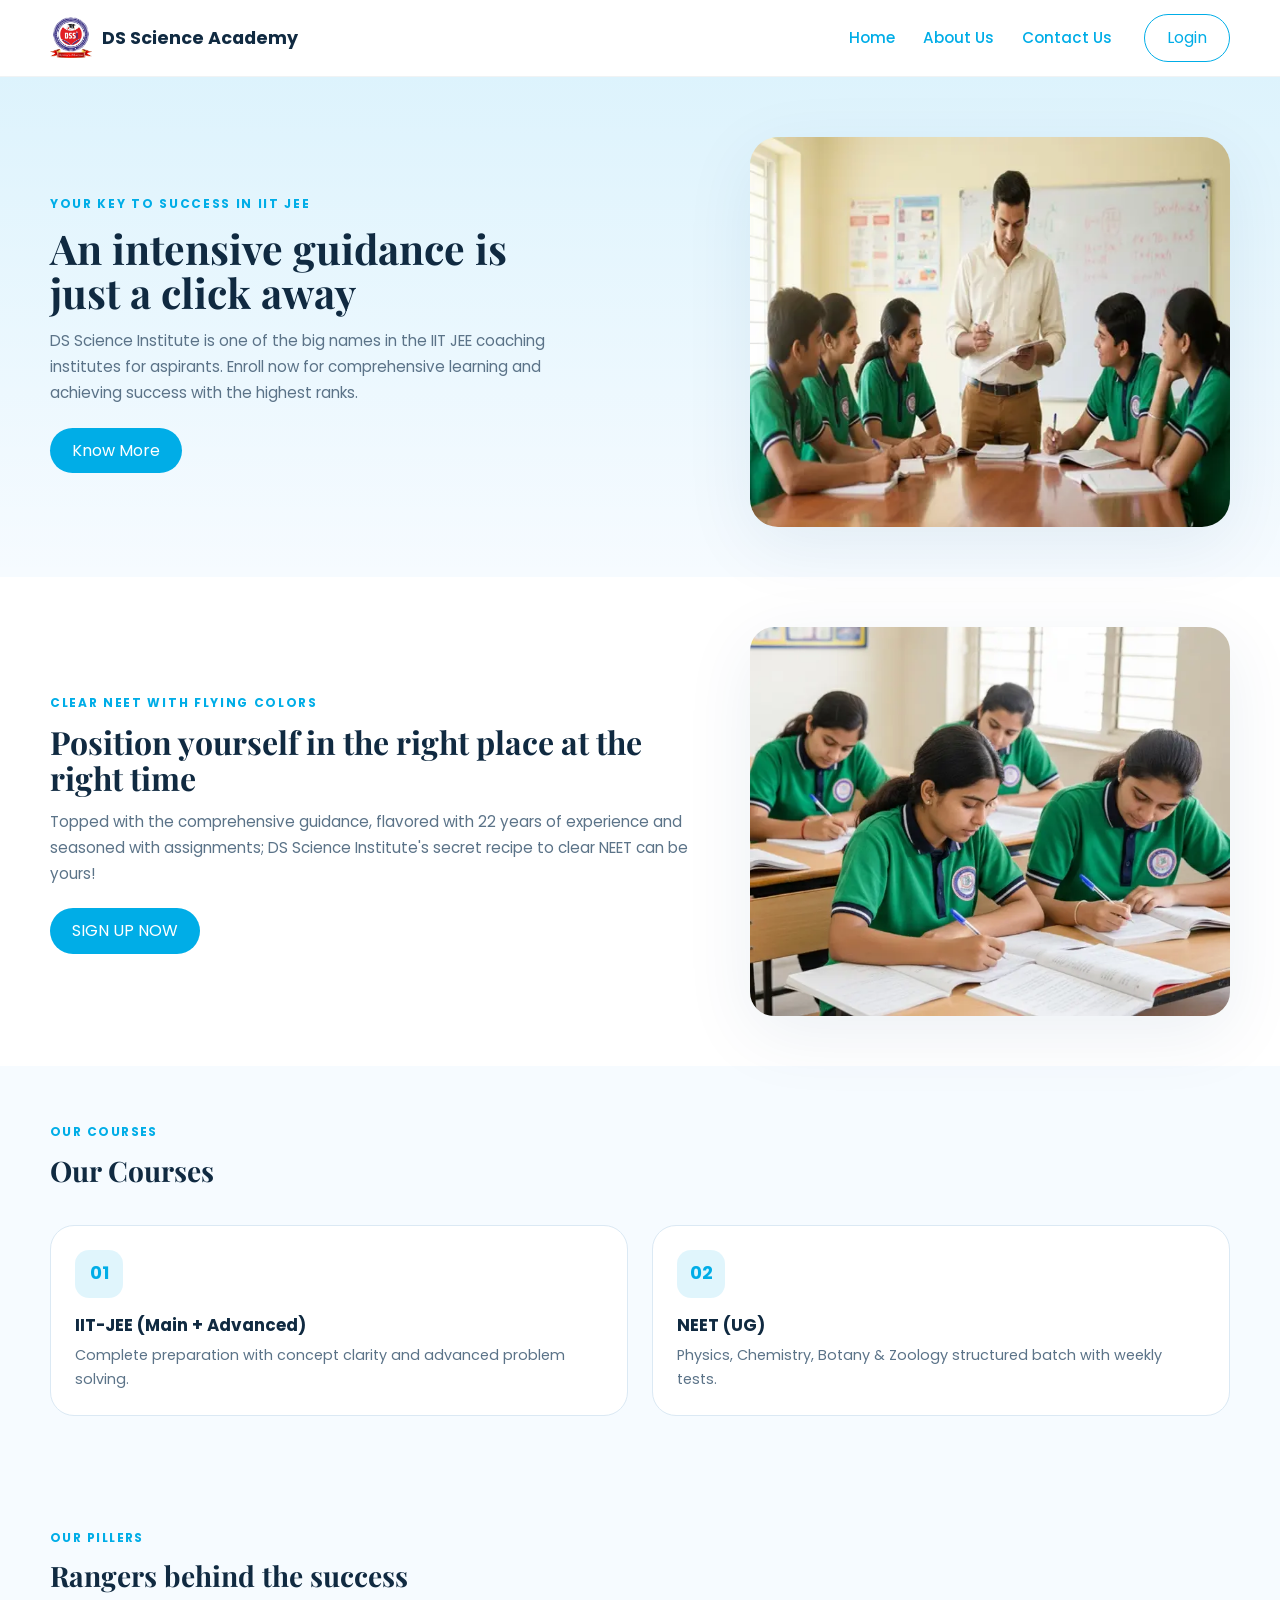
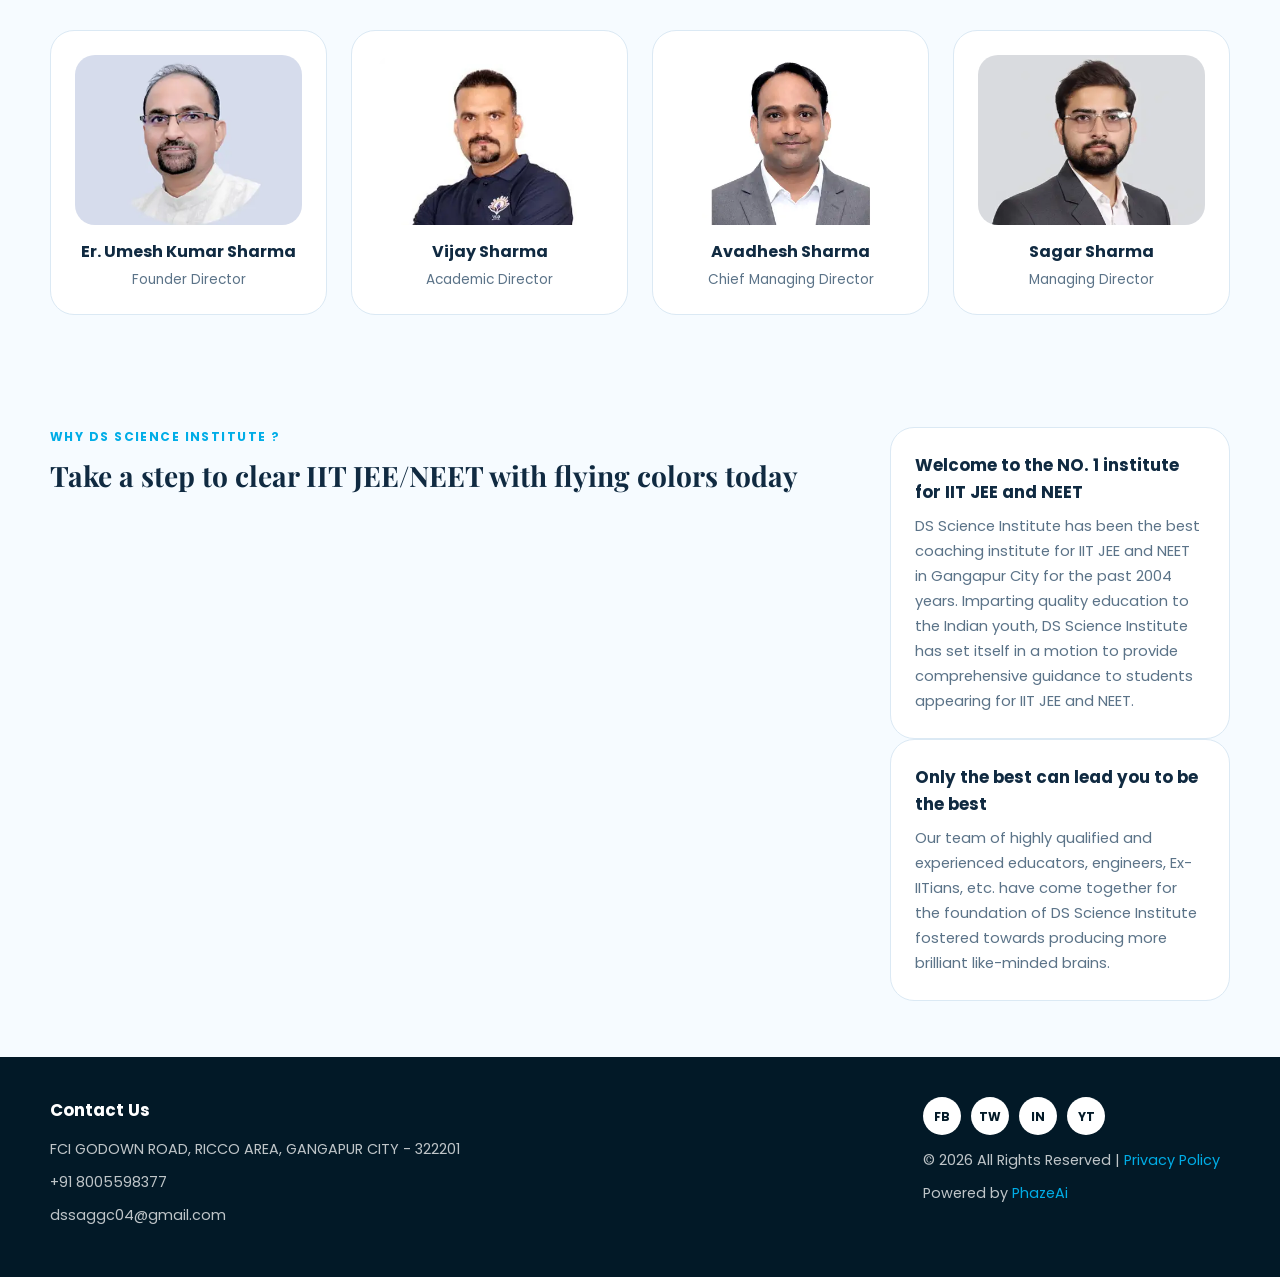
<file: index.html>
<!DOCTYPE html>
<html lang="en">
<head>
  <meta charset="UTF-8" />
  <meta name="facebook-domain-verification" content="5z1a2nj1bq38txysknh5aog49yxtst" />
  <meta name="viewport" content="width=device-width, initial-scale=1.0" />
  <title>DS Science Academy</title>
  <link rel="stylesheet" href="style.css" />
</head>
<body>
  <header class="site-header">
    <div class="container header-inner">
      <a href="index.html" class="brand">
        <img src="./images/LOGO_1771930653497.webp" alt="DS Science Academy Logo" />
        <span>DS Science Academy</span>
      </a>
      <button class="nav-toggle" aria-label="Open navigation">☰ Menu</button>
      <nav class="site-nav">
        <a href="index.html">Home</a>
        <a href="about-us.html">About Us</a>
        <a href="contact-us.html">Contact Us</a>
      </nav>
      <a class="btn btn-outline" target="_blank" rel="noreferrer" href="./login.html">Login</a>
    </div>
  </header>

  <main>
    <section class="hero hero-home">
      <div class="container hero-grid">
        <div class="hero-copy">
          <span class="eyebrow">YOUR KEY TO SUCCESS IN IIT JEE</span>
          <h1>An intensive guidance is just a click away</h1>
          <p>DS Science Institute is one of the big names in the IIT JEE coaching institutes for aspirants. Enroll now for comprehensive learning and achieving success with the highest ranks.</p>
          <a class="btn btn-primary" href="contact-us.html">Know More</a>
        </div>
        <div class="hero-media">
          <img src="./images/hero.webp" alt="DS Science Academy campus" />
        </div>
      </div>
    </section>

    <section class="feature feature-secondary">
      <div class="container feature-grid">
        <div class="feature-copy">
          <span class="eyebrow">CLEAR NEET WITH FLYING COLORS</span>
          <h2>Position yourself in the right place at the right time</h2>
          <p>Topped with the comprehensive guidance, flavored with 22 years of experience and seasoned with assignments; DS Science Institute's secret recipe to clear NEET can be yours!</p>
          <a class="btn btn-primary" href="contact-us.html">SIGN UP NOW</a>
        </div>
        <div class="feature-media">
          <img src="./images/hero2.webp" alt="NEET coaching" />
        </div>
      </div>
    </section>

    <section class="section section-courses">
      <div class="container">
        <div class="section-head">
          <span>Our Courses</span>
          <h2>Our Courses</h2>
        </div>
        <div class="cards grid-2">
          <article class="card">
            <div class="card-number">01</div>
            <div>
              <h3>IIT-JEE (Main + Advanced)</h3>
              <p>Complete preparation with concept clarity and advanced problem solving.</p>
            </div>
          </article>
          <article class="card">
            <div class="card-number">02</div>
            <div>
              <h3>NEET (UG)</h3>
              <p>Physics, Chemistry, Botany &amp; Zoology structured batch with weekly tests.</p>
            </div>
          </article>
        </div>
      </div>
    </section>

    <section class="section section-team">
      <div class="container">
        <div class="section-head">
          <span>OUR PILLERS</span>
          <h2>Rangers behind the success</h2>
        </div>
        <div class="cards grid-4">
          <article class="team-card">
            <img src="./images/umeshkumar.webp" alt="Er. Umesh Kumar Sharma" />
            <h3>Er. Umesh Kumar Sharma</h3>
            <p>Founder Director</p>
          </article>
          <article class="team-card">
            <img src="./images/vijaysharma.webp" alt="Vijay Sharma" />
            <h3>Vijay Sharma</h3>
            <p>Academic Director</p>
          </article>
          <article class="team-card">
            <img src="./images/avadheshsharma.png.webp" alt="Avadhesh Sharma" />
            <h3>Avadhesh Sharma</h3>
            <p>Chief Managing Director</p>
          </article>
          <article class="team-card">
            <img src="./images/sagarsharma.webp" alt="Sagar Sharma" />
            <h3>Sagar Sharma</h3>
            <p>Managing Director</p>
          </article>
        </div>
      </div>
    </section>

    <section class="section section-why">
      <div class="container why-grid">
        <div class="why-copy">
          <span>WHY DS SCIENCE INSTITUTE ?</span>
          <h2>Take a step to clear IIT JEE/NEET with flying colors today</h2>
        </div>
        <div class="why-cards grid-2">
          <article class="why-card">
            <h3>Welcome to the NO. 1 institute for IIT JEE and NEET</h3>
            <p>DS Science Institute has been the best coaching institute for IIT JEE and NEET in Gangapur City for the past 2004 years. Imparting quality education to the Indian youth, DS Science Institute has set itself in a motion to provide comprehensive guidance to students appearing for IIT JEE and NEET.</p>
          </article>
          <article class="why-card">
            <h3>Only the best can lead you to be the best</h3>
            <p>Our team of highly qualified and experienced educators, engineers, Ex-IITians, etc. have come together for the foundation of DS Science Institute fostered towards producing more brilliant like-minded brains.</p>
          </article>
        </div>
      </div>
    </section>
  </main>

  <footer class="site-footer">
    <div class="container footer-grid">
      <div>
        <h3>Contact Us</h3>
        <p>FCI GODOWN ROAD, RICCO AREA, GANGAPUR CITY - 322201</p>
        <p>+91 8005598377</p>
        <p>dssaggc04@gmail.com</p>
      </div>
      <div class="footer-right">
        <div class="footer-actions">
          <a class="icon-button" href="#">FB</a>
          <a class="icon-button" href="#">TW</a>
          <a class="icon-button" href="#">IN</a>
          <a class="icon-button" href="#">YT</a>
        </div>
        <p>© 2026 All Rights Reserved | <a href="privacy.html" style="color:#00ade7;text-decoration:none;">Privacy Policy</a></p>
        <p>Powered by <a href="#" style="color:#00ade7;text-decoration:none;">PhazeAi</a></p>
      </div>
    </div>
  </footer>

  <script src="scripts.js"></script>
</body>
</html>
</file>
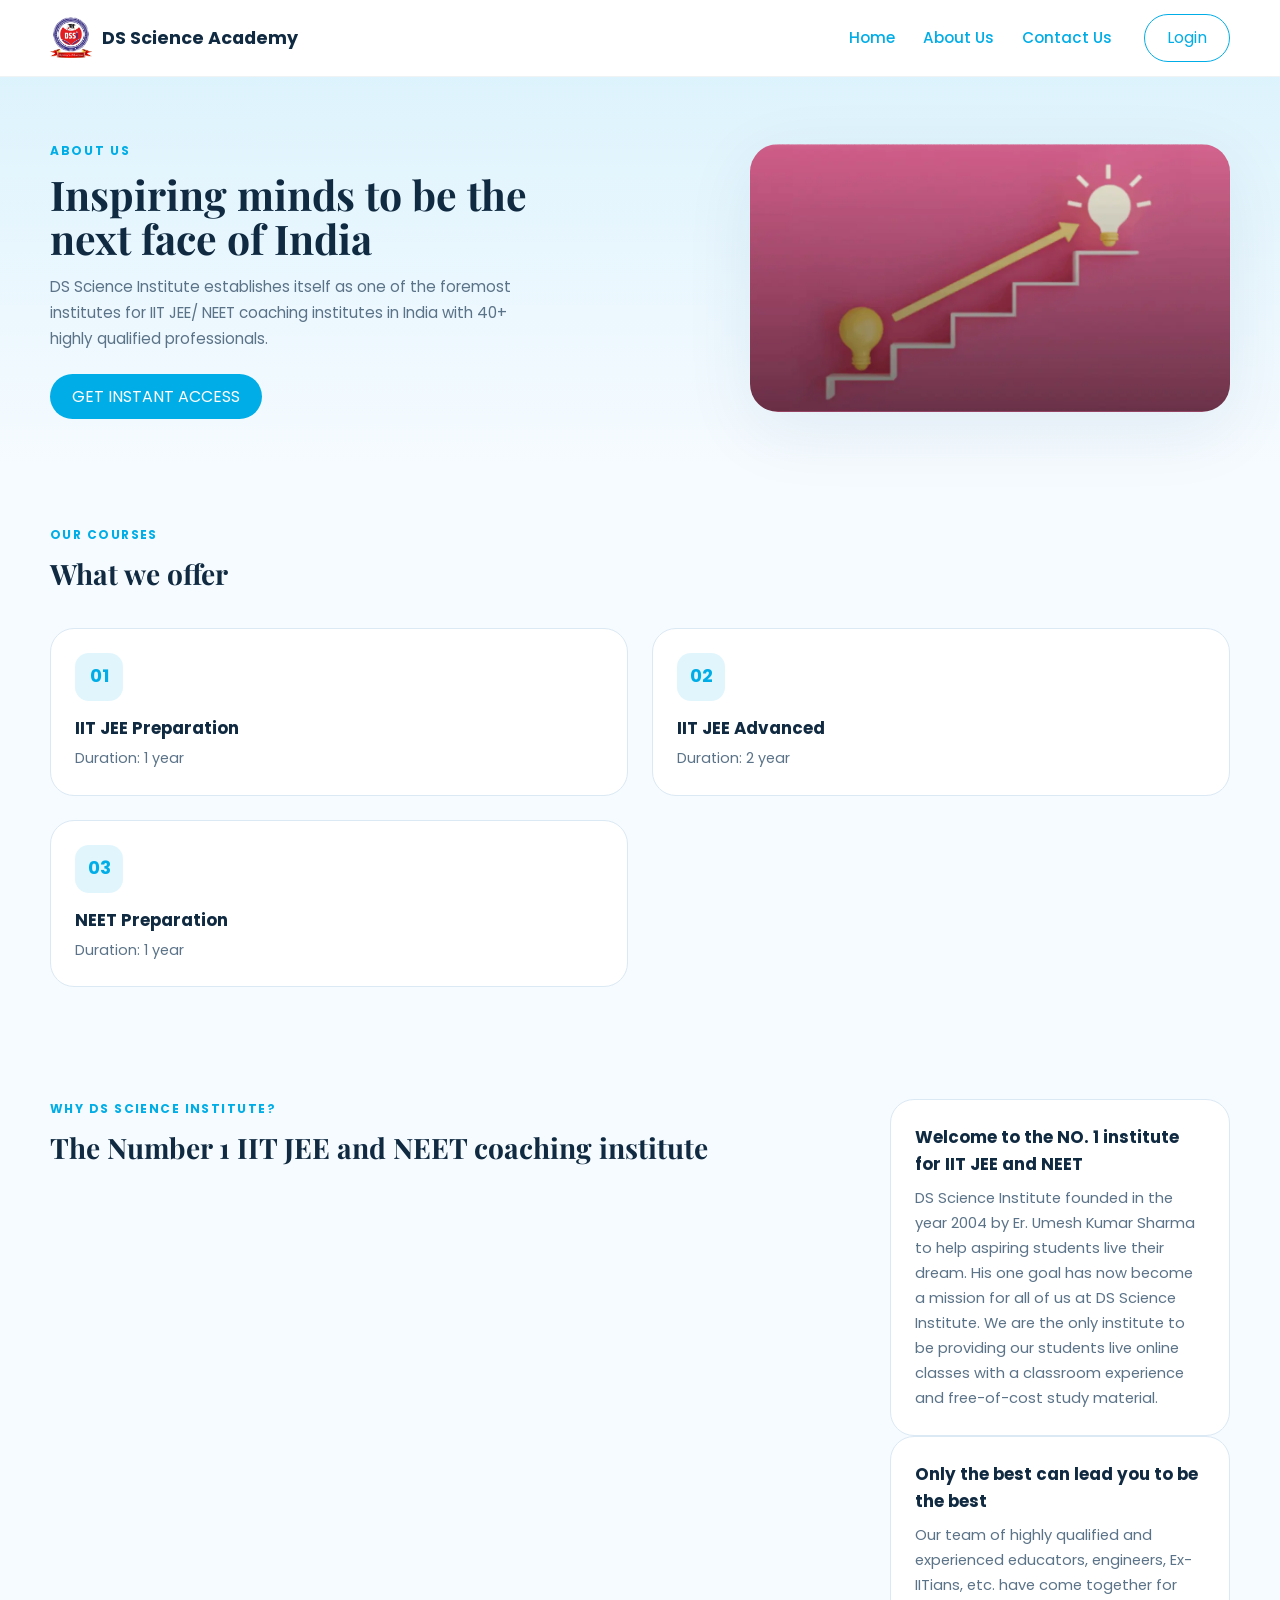
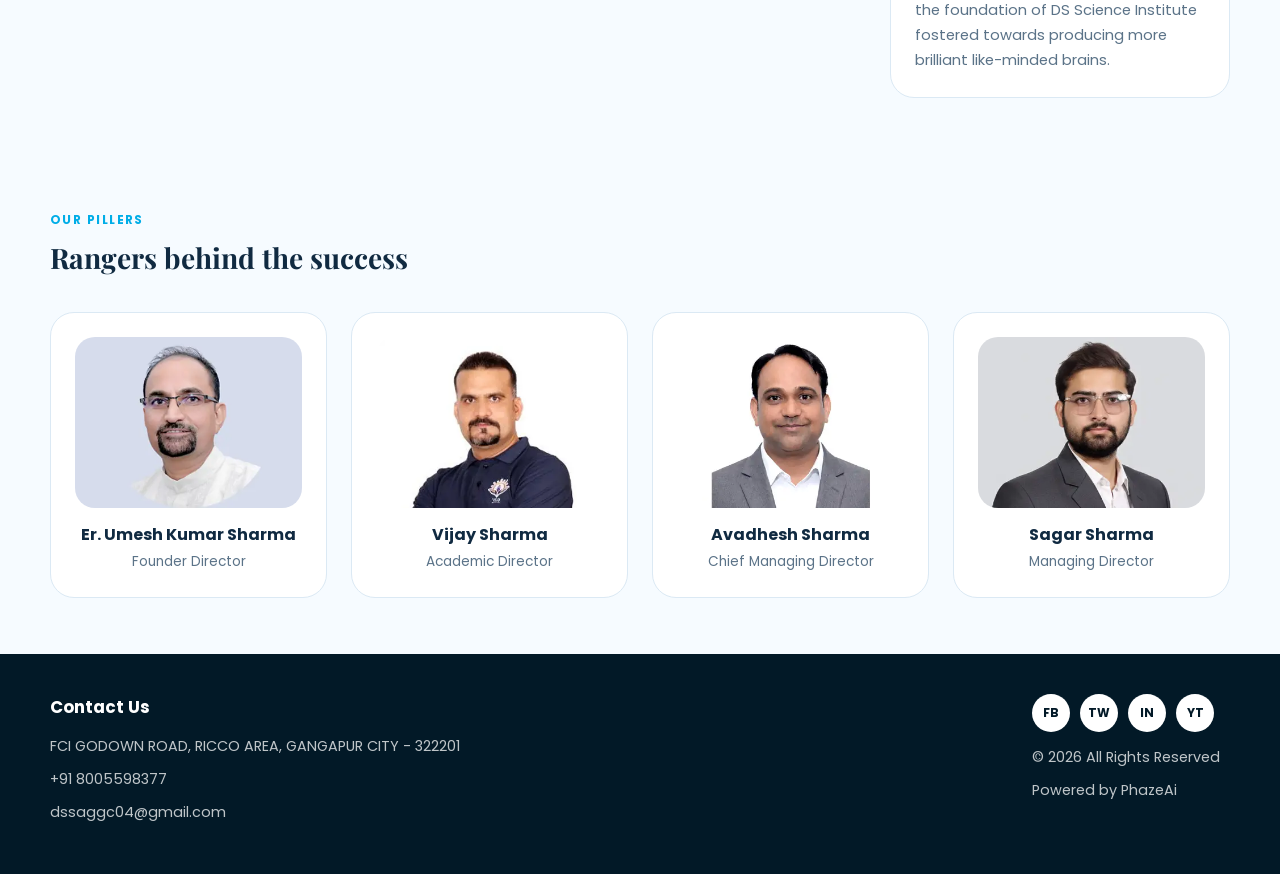
<file: about-us.html>
<!DOCTYPE html>
<html lang="en">
<head>
  <meta charset="UTF-8" />
  <meta name="viewport" content="width=device-width, initial-scale=1.0" />
  <meta name="facebook-domain-verification" content="5z1a2nj1bq38txysknh5aog49yxtst" />
  <title>About Us - DS Science Academy</title>
  <link rel="stylesheet" href="style.css" />
</head>
<body>
  <header class="site-header">
    <div class="container header-inner">
      <a href="index.html" class="brand">
        <img src="./images/LOGO_1771930653497.webp" alt="DS Science Academy Logo" />
        <span>DS Science Academy</span>
      </a>
      <button class="nav-toggle" aria-label="Open navigation">Menu</button>
      <nav class="site-nav">
        <a href="index.html">Home</a>
        <a href="about-us.html">About Us</a>
        <a href="contact-us.html">Contact Us</a>
      </nav>
      <a class="btn btn-outline" target="_blank" rel="noreferrer" href="./login.html">Login</a>
    </div>
  </header>

  <main>
    <section class="hero hero-home">
      <div class="container hero-grid">
        <div class="hero-copy">
          <span class="eyebrow">ABOUT US</span>
          <h1>Inspiring minds to be the next face of India</h1>
          <p>DS Science Institute establishes itself as one of the foremost institutes for IIT JEE/ NEET coaching institutes in India with 40+ highly qualified professionals.</p>
          <a class="btn btn-primary" href="contact-us.html">GET INSTANT ACCESS</a>
        </div>
        <div class="hero-media">
          <img src="./images/stare.webp" alt="About DS Science Academy" />
        </div>
      </div>
    </section>

    <section class="section section-courses">
      <div class="container">
        <div class="section-head">
          <span>Our Courses</span>
          <h2>What we offer</h2>
        </div>
        <div class="cards grid-2">
          <article class="card">
            <div class="card-number">01</div>
            <div>
              <h3>IIT JEE Preparation</h3>
              <p>Duration: 1 year</p>
            </div>
          </article>
          <article class="card">
            <div class="card-number">02</div>
            <div>
              <h3>IIT JEE Advanced</h3>
              <p>Duration: 2 year</p>
            </div>
          </article>
          <article class="card">
            <div class="card-number">03</div>
            <div>
              <h3>NEET Preparation</h3>
              <p>Duration: 1 year</p>
            </div>
          </article>
        </div>
      </div>
    </section>

    <section class="section section-why">
      <div class="container why-grid">
        <div class="why-copy">
          <span>WHY DS SCIENCE INSTITUTE?</span>
          <h2>The Number 1 IIT JEE and NEET coaching institute</h2>
        </div>
        <div class="why-cards grid-2">
          <article class="why-card">
            <h3>Welcome to the NO. 1 institute for IIT JEE and NEET</h3>
            <p>DS Science Institute founded in the year 2004 by Er. Umesh Kumar Sharma to help aspiring students live their dream. His one goal has now become a mission for all of us at DS Science Institute. We are the only institute to be providing our students live online classes with a classroom experience and free-of-cost study material.</p>
          </article>
          <article class="why-card">
            <h3>Only the best can lead you to be the best</h3>
            <p>Our team of highly qualified and experienced educators, engineers, Ex-IITians, etc. have come together for the foundation of DS Science Institute fostered towards producing more brilliant like-minded brains.</p>
          </article>
        </div>
      </div>
    </section>

    <section class="section section-team">
      <div class="container">
        <div class="section-head">
          <span>OUR PILLERS</span>
          <h2>Rangers behind the success</h2>
        </div>
        <div class="cards grid-4">
          <article class="team-card">
            <img src="./images/umeshkumar.webp" alt="Er. Umesh Kumar Sharma" />
            <h3>Er. Umesh Kumar Sharma</h3>
            <p>Founder Director</p>
          </article>
          <article class="team-card">
            <img src="./images/vijaysharma.webp" alt="Vijay Sharma" />
            <h3>Vijay Sharma</h3>
            <p>Academic Director</p>
          </article>
          <article class="team-card">
            <img src="./images/avadheshsharma.png.webp" alt="Avadhesh Sharma" />
            <h3>Avadhesh Sharma</h3>
            <p>Chief Managing Director</p>
          </article>
          <article class="team-card">
            <img src="./images/sagarsharma.webp" alt="Sagar Sharma" />
            <h3>Sagar Sharma</h3>
            <p>Managing Director</p>
          </article>
        </div>
      </div>
    </section>
  </main>

  <footer class="site-footer">
    <div class="container footer-grid">
      <div>
        <h3>Contact Us</h3>
        <p>FCI GODOWN ROAD, RICCO AREA, GANGAPUR CITY - 322201</p>
        <p>+91 8005598377</p>
        <p>dssaggc04@gmail.com</p>
      </div>
      <div class="footer-right">
        <div class="footer-actions">
          <a class="icon-button" href="#">FB</a>
          <a class="icon-button" href="#">TW</a>
          <a class="icon-button" href="#">IN</a>
          <a class="icon-button" href="#">YT</a>
        </div>
        <p>© 2026 All Rights Reserved</p>
        <p>Powered by PhazeAi</a></p>
      </div>
    </div>
  </footer>

  <script src="scripts.js"></script>
</body>
</html>
</file>
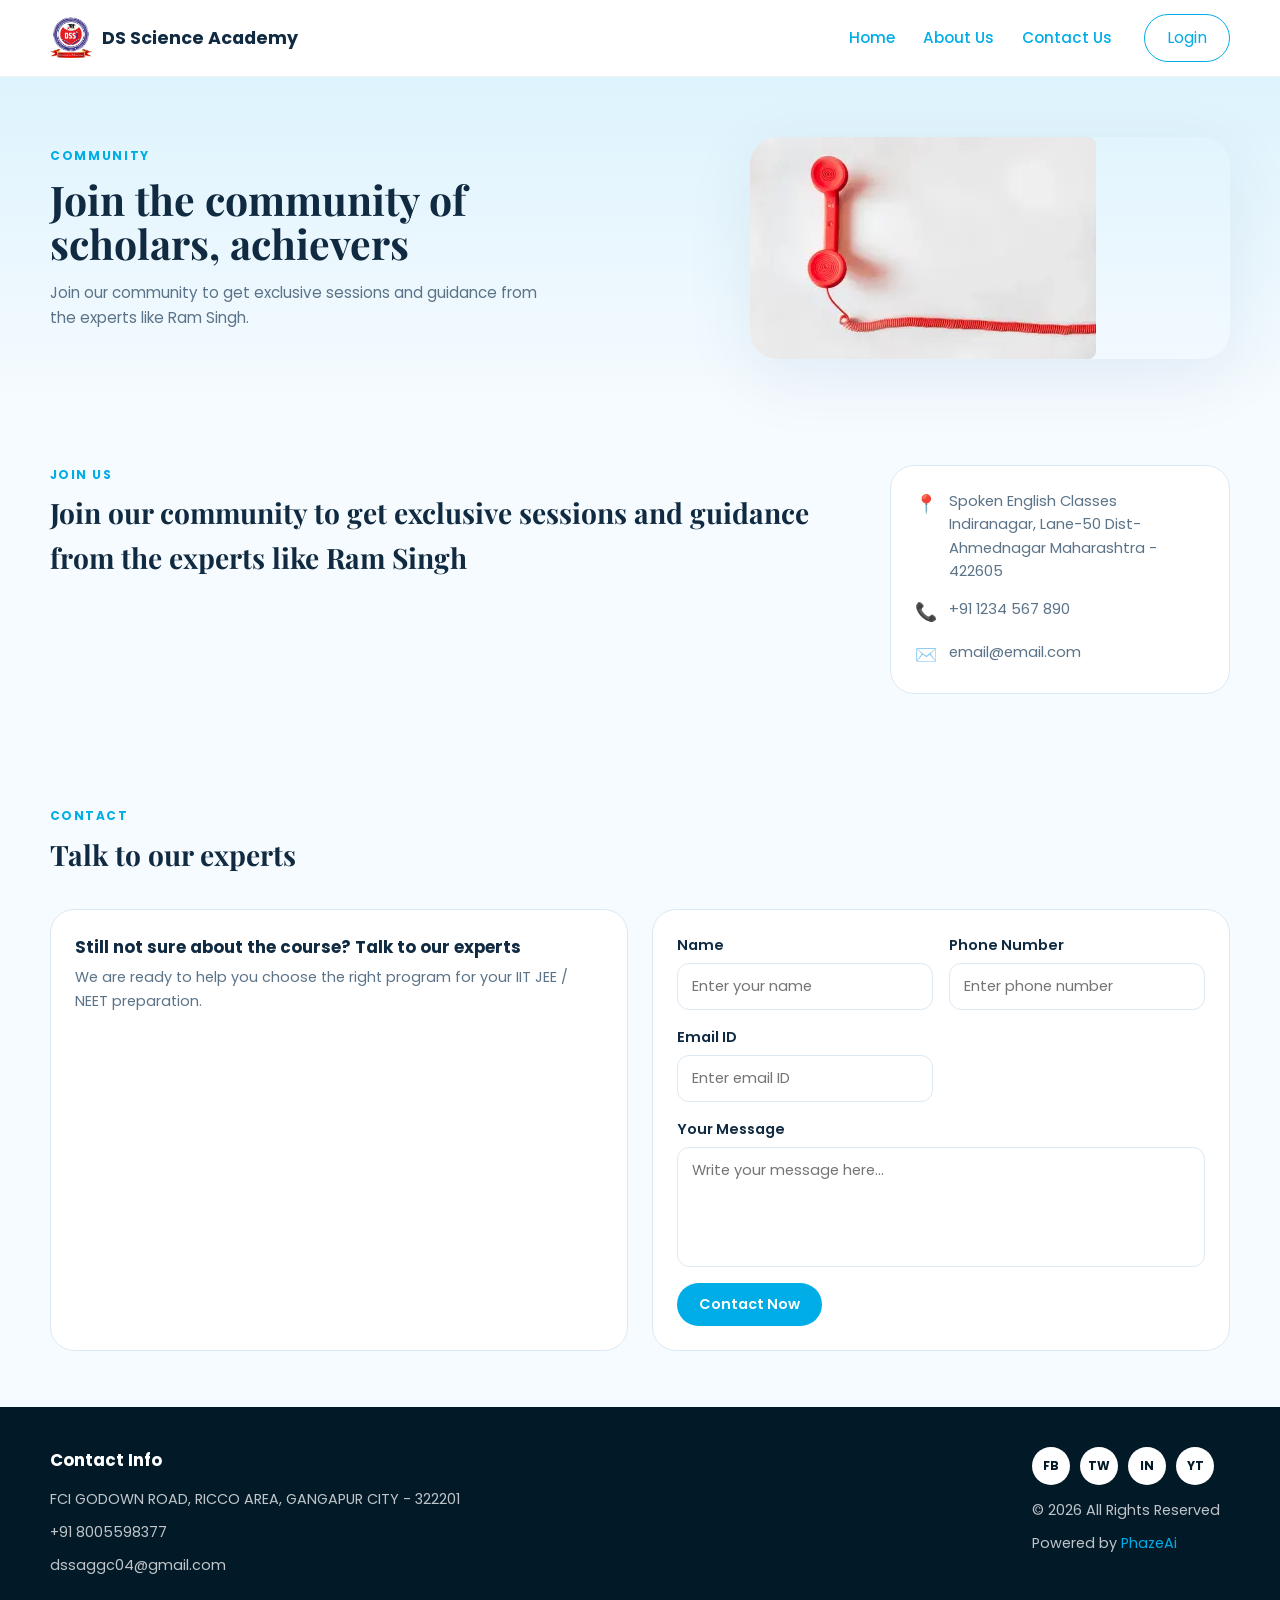
<file: contact-us.html>
<!DOCTYPE html>
<html lang="en">
<head>
  <meta charset="UTF-8" />
  <meta name="viewport" content="width=device-width, initial-scale=1.0" />
  <meta name="facebook-domain-verification" content="5z1a2nj1bq38txysknh5aog49yxtst" />
  <title>Contact Us - DS Science Academy</title>
  <link rel="stylesheet" href="style.css" />
</head>
<body>
  <header class="site-header">
    <div class="container header-inner">
      <a href="index.html" class="brand">
        <img src="./images/LOGO_1771930653497.webp" alt="DS Science Academy Logo" />
        <span>DS Science Academy</span>
      </a>
      <button class="nav-toggle" aria-label="Open navigation">☰ Menu</button>
      <nav class="site-nav">
        <a href="index.html">Home</a>
        <a href="about-us.html">About Us</a>
        <a href="contact-us.html">Contact Us</a>
      </nav>
      <a class="btn btn-outline" target="_blank" rel="noreferrer" href="./login.html">Login</a>
    </div>
  </header>

  <main>
    <section class="hero hero-home">
      <div class="container hero-grid">
        <div class="hero-copy">
          <span class="eyebrow">COMMUNITY</span>
          <h1>Join the community of scholars, achievers</h1>
          <p>Join our community to get exclusive sessions and guidance from the experts like Ram Singh.</p>
        </div>
        <div class="hero-media">
          <img src="./images/about-phonecall.webp" alt="Community" />
        </div>
      </div>
    </section>

    <section class="section section-why">
      <div class="container why-grid">
        <div class="why-copy">
          <span>JOIN US</span>
          <h2>Join our community to get exclusive sessions and guidance from the experts like Ram Singh</h2>
        </div>
        <div class="why-cards">
          <article class="why-card">
            <div class="contact-info">
              <div class="contact-item">
                <span class="contact-icon">📍</span>
                <div class="contact-text">Spoken English Classes Indiranagar, Lane-50 Dist-Ahmednagar Maharashtra - 422605</div>
              </div>
              <div class="contact-item">
                <span class="contact-icon">📞</span>
                <div class="contact-text">+91 1234 567 890</div>
              </div>
              <div class="contact-item">
                <span class="contact-icon">✉️</span>
                <div class="contact-text">email@email.com</div>
              </div>
            </div>
          </article>
        </div>
      </div>
    </section>

    <section class="section section-courses">
      <div class="container">
        <div class="section-head">
          <span>Contact</span>
          <h2>Talk to our experts</h2>
        </div>
        <div class="cards grid-2">
          <article class="card">
            <h3>Still not sure about the course? Talk to our experts</h3>
            <p>We are ready to help you choose the right program for your IIT JEE / NEET preparation.</p>
          </article>
          <article class="card">
            <form class="contact-form">
              <label>
                <span>Name</span>
                <input type="text" placeholder="Enter your name" required />
              </label>
              <label>
                <span>Phone Number</span>
                <input type="tel" placeholder="Enter phone number" required />
              </label>
              <label>
                <span>Email ID</span>
                <input type="email" placeholder="Enter email ID" required />
              </label>
              <label>
                <span>Your Message</span>
                <textarea rows="4" placeholder="Write your message here..."></textarea>
              </label>
              <button class="btn btn-primary" type="submit">Contact Now</button>
            </form>
          </article>
        </div>
      </div>
    </section>
  </main>

  <footer class="site-footer">
    <div class="container footer-grid">
      <div>
        <h3>Contact Info</h3>
        <p>FCI GODOWN ROAD, RICCO AREA, GANGAPUR CITY - 322201</p>
        <p>+91 8005598377</p>
        <p>dssaggc04@gmail.com</p>
      </div>
      <div class="footer-right">
        <div class="footer-actions">
          <a class="icon-button" href="#">FB</a>
          <a class="icon-button" href="#">TW</a>
          <a class="icon-button" href="#">IN</a>
          <a class="icon-button" href="#">YT</a>
        </div>
        <p>© 2026 All Rights Reserved</p>
        <p>Powered by <a href="#" style="color:#00ade7;text-decoration:none;">PhazeAi</a></p>
      </div>
    </div>
  </footer>

  <script src="scripts.js"></script>
</body>
</html>
</file>
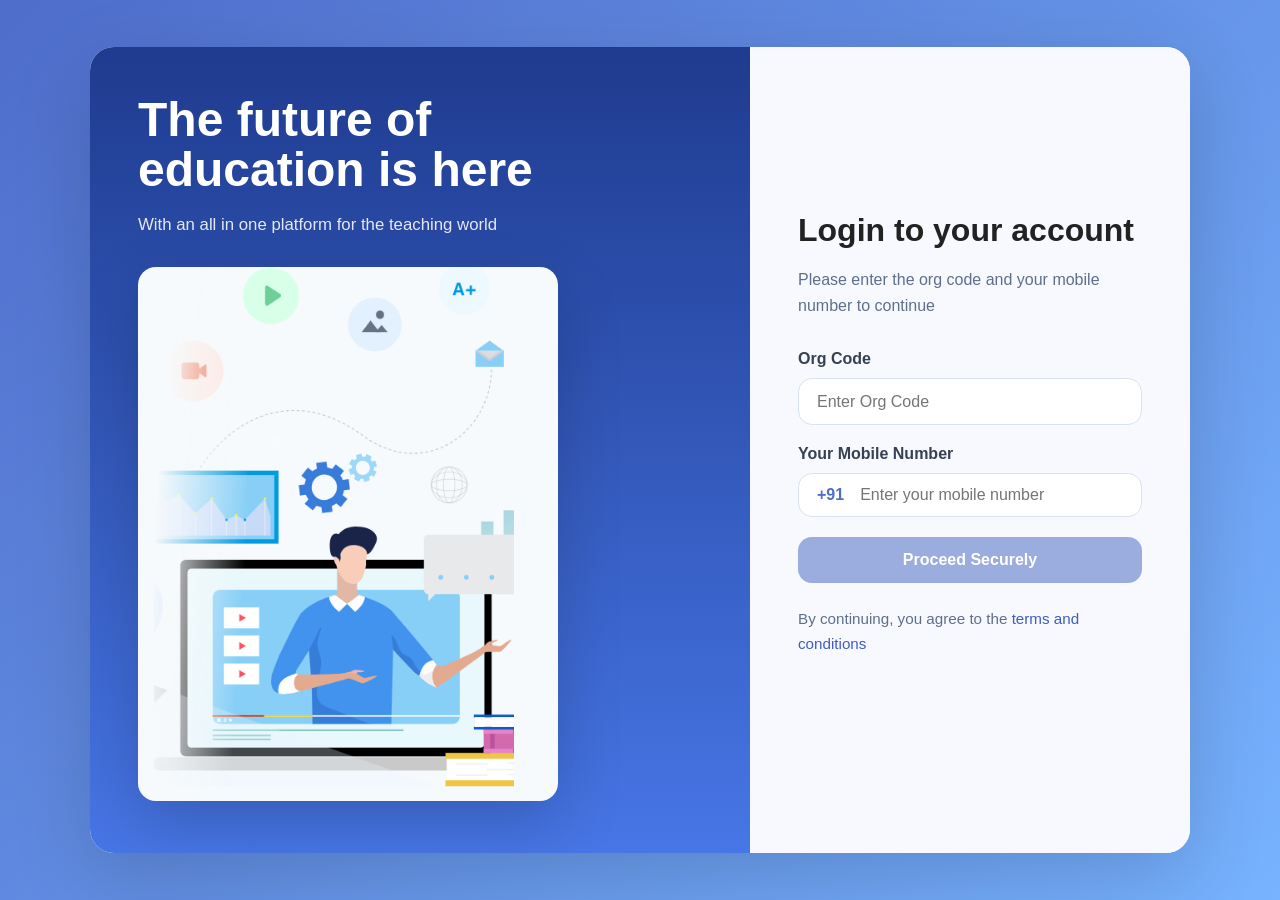
<file: login.html>
<!DOCTYPE html>
<html lang="en">
<head>
    <meta charset="UTF-8" />
    <meta name="viewport" content="width=device-width, initial-scale=1.0" />
    <title>Login Page</title>
    <style>
        * {
            box-sizing: border-box;
            margin: 0;
            padding: 0;
            font-family: Arial, sans-serif;
        }

        body {
            background: linear-gradient(135deg, #4f6dcb, #77b3ff);
            min-height: 100vh;
            display: flex;
            align-items: center;
            justify-content: center;
            color: #222;
        }

        .container {
            width: 90%;
            max-width: 1100px;
            min-height: 650px;
            background: #fff;
            border-radius: 24px;
            overflow: hidden;
            box-shadow: 0 24px 80px rgba(0, 0, 0, 0.16);
            display: grid;
            grid-template-columns: 1.2fr 0.8fr;
        }

        .left-section {
            background: linear-gradient(180deg, #1f3b8f 0%, #4776e6 100%);
            color: #fff;
            padding: 48px;
            display: flex;
            align-items: center;
        }

        .left-section .content {
            max-width: 520px;
        }

        .left-section h1 {
            font-size: 3rem;
            line-height: 1.05;
            margin-bottom: 20px;
        }

        .left-section p {
            font-size: 1.05rem;
            opacity: 0.88;
            margin-bottom: 32px;
            max-width: 420px;
        }

        .illustration {
            margin-top: 24px;
        }

        .illustration img {
            width: 100%;
            max-width: 420px;
            border-radius: 18px;
            box-shadow: 0 24px 64px rgba(0, 0, 0, 0.18);
        }

        .right-section {
            background: #f7f9ff;
            padding: 56px 48px;
            display: flex;
            align-items: center;
            justify-content: center;
        }

        .login-box {
            width: 100%;
            max-width: 380px;
        }

        .login-box h1 {
            font-size: 2rem;
            margin-bottom: 18px;
        }

        .login-box p {
            color: #5f6f8a;
            margin-bottom: 32px;
            line-height: 1.6;
        }

        label {
            display: block;
            margin-bottom: 10px;
            font-weight: 600;
            color: #374151;
        }

        .input-group,
        .mobile-group {
            display: flex;
            align-items: center;
            background: #fff;
            border: 1px solid #d9e2ef;
            border-radius: 14px;
            padding: 12px 18px;
            margin-bottom: 20px;
            transition: border-color 0.2s ease;
        }

        .input-group:focus-within,
        .mobile-group:focus-within {
            border-color: #4f6dcb;
            box-shadow: 0 0 0 4px rgba(79, 109, 203, 0.12);
        }

        .input-group input,
        .mobile-group input {
            border: none;
            outline: none;
            width: 100%;
            font-size: 1rem;
            color: #283044;
            background: transparent;
        }

        .country-code {
            color: #4f6dcb;
            font-weight: 700;
            margin-right: 16px;
        }

        #checkMark {
            color: #2bb673;
            font-size: 1.1rem;
            margin-left: 12px;
        }

        button {
            width: 100%;
            padding: 14px 18px;
            border: none;
            border-radius: 14px;
            font-size: 1rem;
            font-weight: 700;
            color: #fff;
            background: #3e5cc1;
            cursor: pointer;
            transition: background 0.2s ease, transform 0.2s ease;
        }

        button:disabled {
            background: #9badde;
            cursor: not-allowed;
        }

        button:not(:disabled):hover {
            background: #2f4ead;
            transform: translateY(-1px);
        }

        .terms {
            color: #5f6f8a;
            margin-top: 24px;
            font-size: 0.95rem;
        }

        .terms a {
            color: #3e5cc1;
            text-decoration: none;
        }

        @media (max-width: 900px) {
            .container {
                grid-template-columns: 1fr;
                min-height: auto;
            }

            .left-section,
            .right-section {
                padding: 36px 28px;
            }

            .left-section h1 {
                font-size: 2.4rem;
            }

            .illustration img {
                max-width: 100%;
            }
        }

        @media (max-width: 620px) {
            body {
                padding: 24px 0;
            }

            .container {
                border-radius: 20px;
            }

            .left-section,
            .right-section {
                padding: 28px 20px;
            }
        }
    </style>
</head>
<body>

<div class="container">

    <!-- Left Section -->
    <div class="left-section">
        <div class="content">
            <h1>The future of education is here</h1>
            <p>With an all in one platform for the teaching world</p>

            <div class="illustration">
                <img src="./images/Screenshot 2026-06-23 222201.png" alt="Education">
            </div>
        </div>
    </div>

    <!-- Right Section -->
    <div class="right-section">
        <div class="login-box">

            <h1>Login to your account</h1>
            <p>Please enter the org code and your mobile number to continue</p>

            <form id="loginForm">

                <label>Org Code</label>
                <div class="input-group">
                    <input type="text" id="orgCode" placeholder="Enter Org Code" />
                    <span id="checkMark">✔</span>
                </div>

                <label>Your Mobile Number</label>
                <div class="mobile-group">
                    <span class="country-code">+91</span>
                    <input type="tel" id="mobile" placeholder="Enter your mobile number" />
                </div>

                <button type="submit" id="btn" disabled>
                    Proceed Securely
                </button>

            </form>

            <p class="terms">
                By continuing, you agree to the
                <a href="#">terms and conditions</a>
            </p>

        </div>
    </div>

</div>

<script>
    document.addEventListener('DOMContentLoaded', function () {
        const orgInput = document.getElementById('orgCode');
        const mobileInput = document.getElementById('mobile');
        const submitBtn = document.getElementById('btn');
        const checkMark = document.getElementById('checkMark');
        const form = document.getElementById('loginForm');

        function isValidOrg() {
            return orgInput.value.trim().length >= 3;
        }

        function isValidMobile() {
            const digits = mobileInput.value.replace(/\D/g, '');
            return /^\d{10}$/.test(digits);
        }

        function updateFormState() {
            const validOrg = isValidOrg();
            const validMobile = isValidMobile();
            submitBtn.disabled = !(validOrg && validMobile);
            checkMark.style.opacity = validOrg ? '1' : '0';
        }

        orgInput.addEventListener('input', updateFormState);
        mobileInput.addEventListener('input', updateFormState);

        form.addEventListener('submit', function (event) {
            event.preventDefault();
            if (submitBtn.disabled) return;
            const orgCode = orgInput.value.trim();
            const mobile = mobileInput.value.replace(/\D/g, '');
            console.log('Login attempt:', { orgCode, mobile });
            alert('Proceeding securely with Org Code: ' + orgCode);
        });

        updateFormState();
    });
</script>

</body>
</html>
</file>
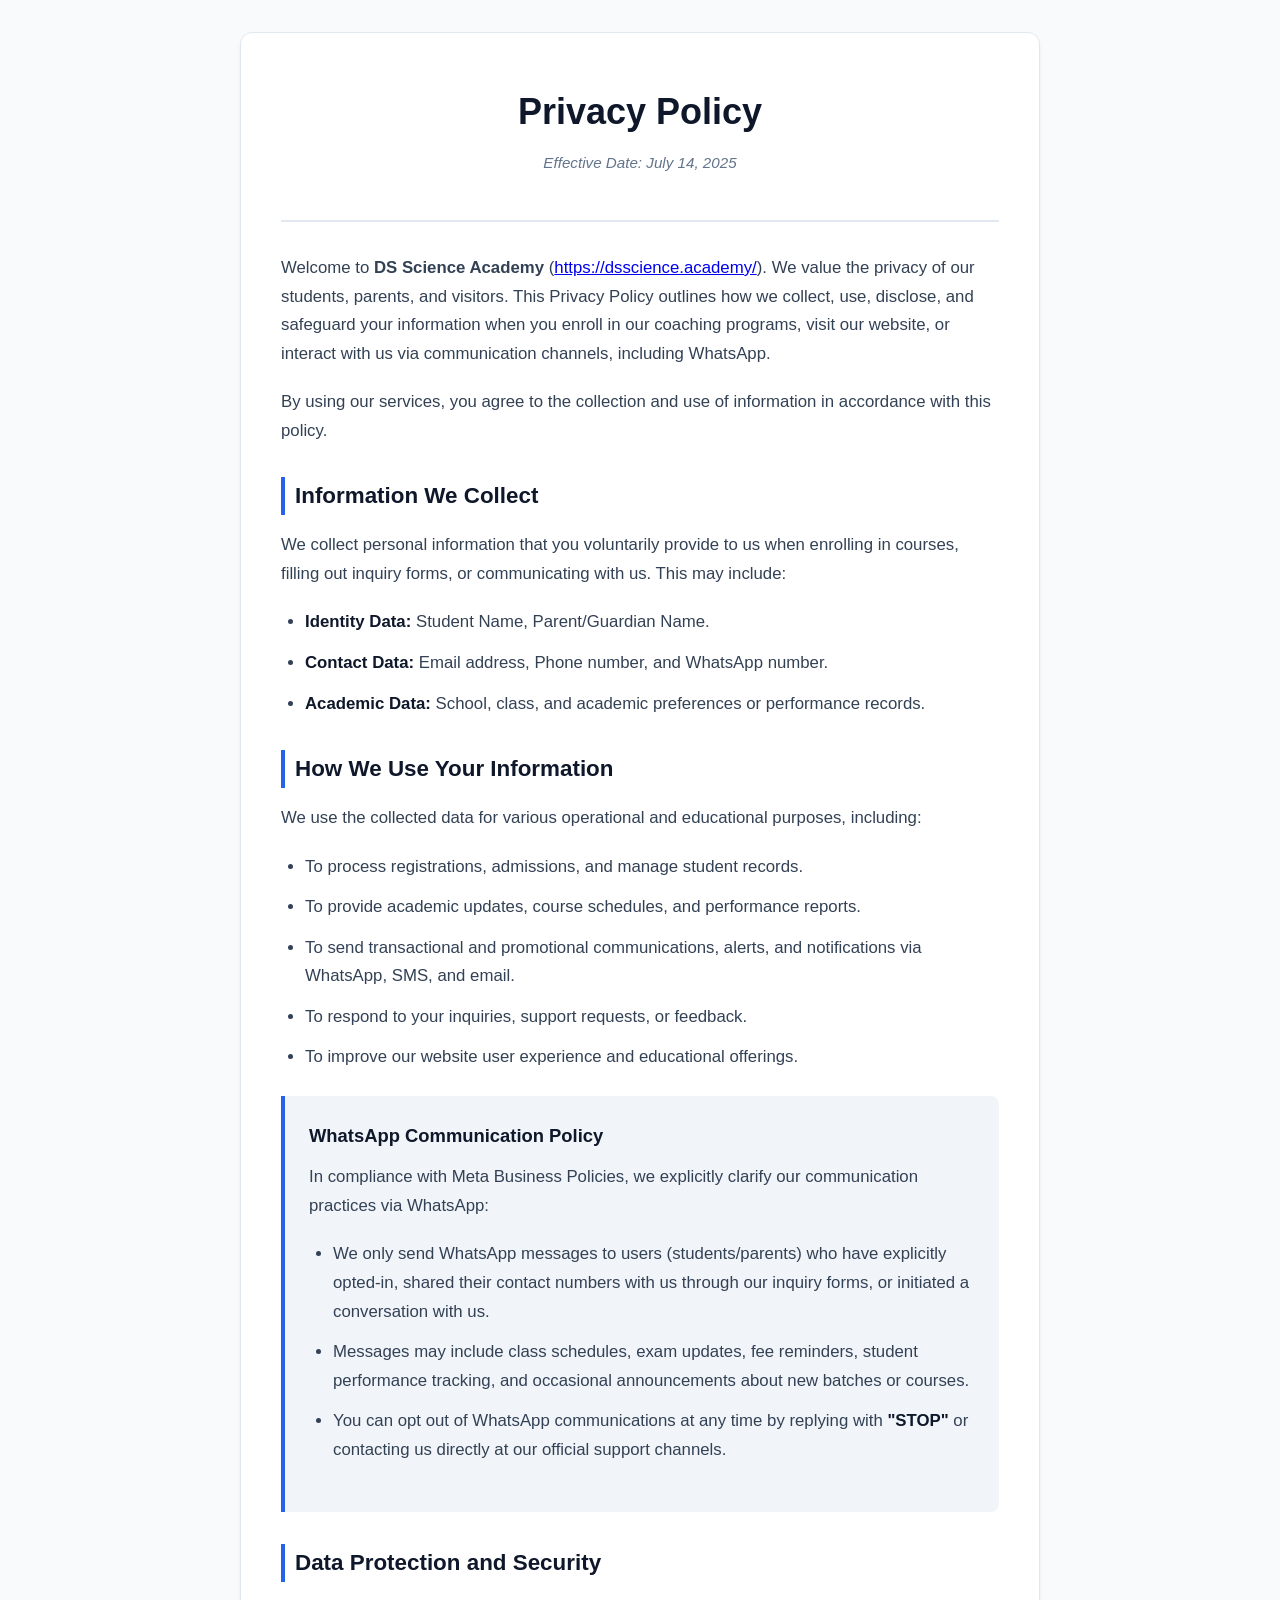
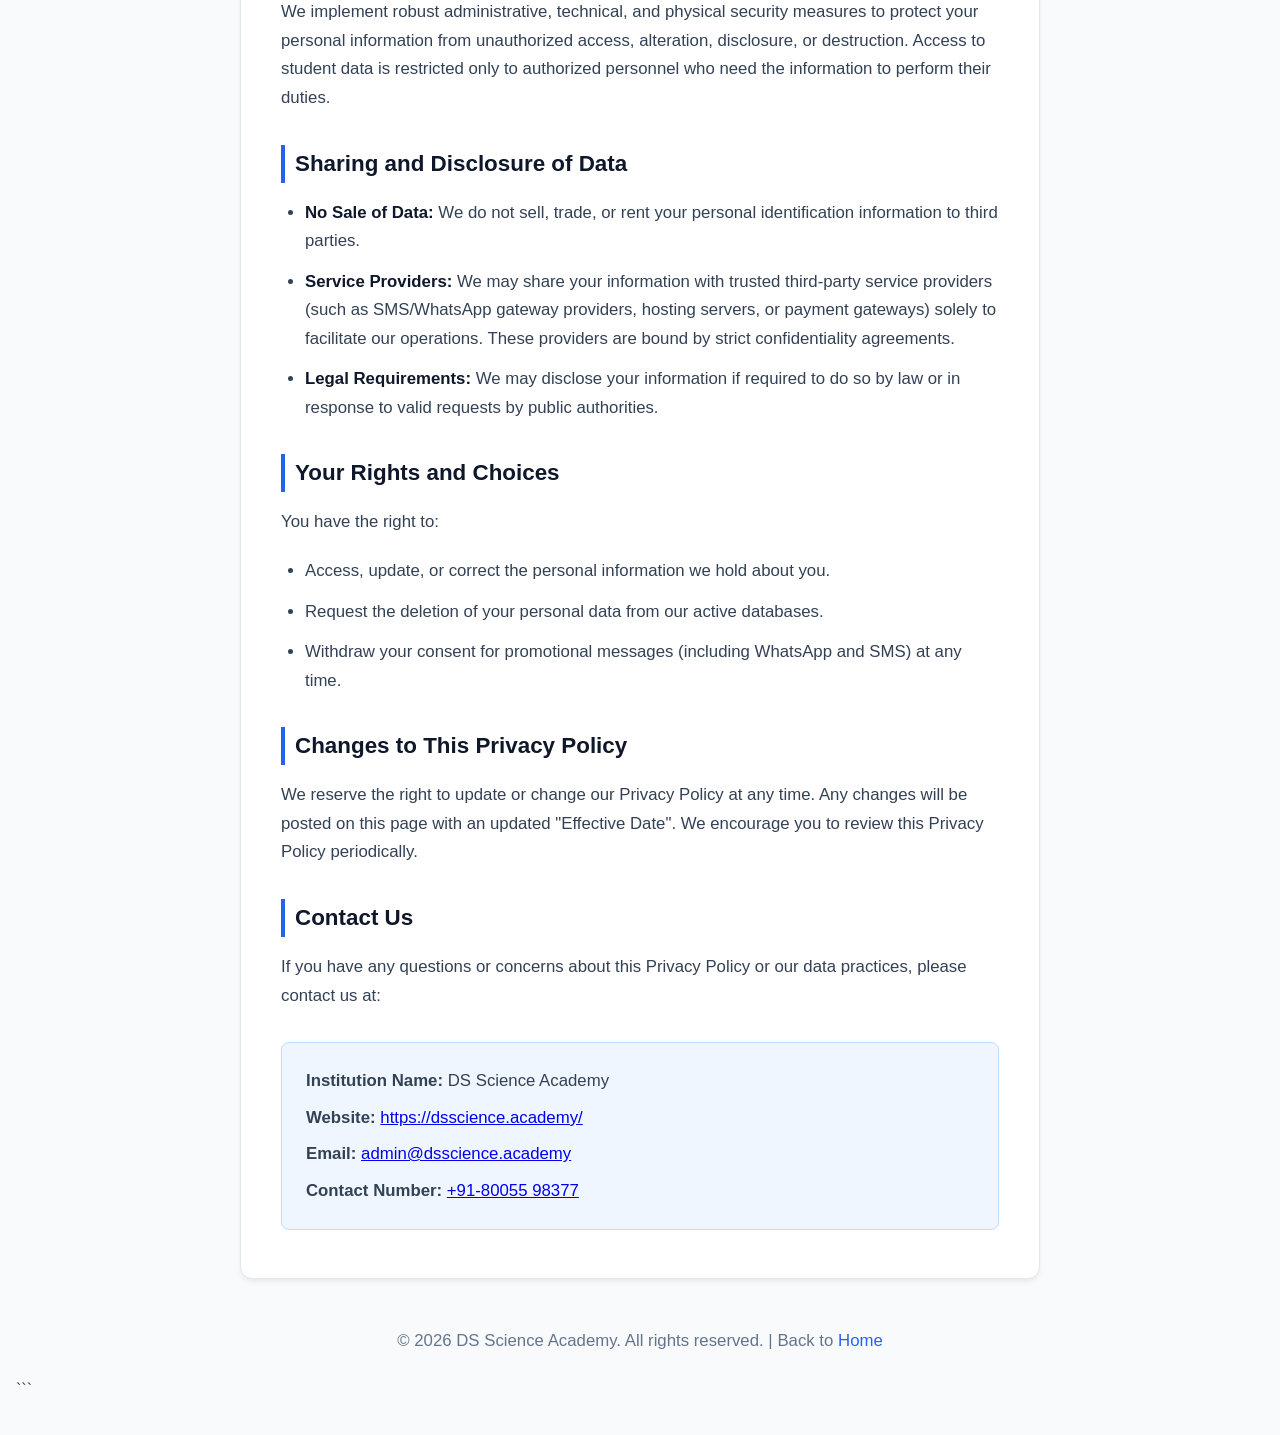
<file: privacy.html>
<!DOCTYPE html>
<html lang="en">
<head>
    <meta charset="UTF-8">
    <meta name="viewport" content="width=device-width, initial-scale=1.0">
    <title>Privacy Policy - DS Science Academy</title>
    <style>
        :root {
            --primary-color: #0f172a; /* Deep Navy */
            --secondary-color: #2563eb; /* Professional Blue */
            --text-color: #334155; /* Charcoal for readability */
            --bg-color: #f8fafc; /* Soft off-white */
            --card-bg: #ffffff;
            --border-color: #e2e8f0;
        }

        * {
            box-sizing: border-box;
            margin: 0;
            padding: 0;
        }

        body {
            font-family: -apple-system, BlinkMacSystemFont, "Segoe UI", Roboto, Helvetica, Arial, sans-serif;
            line-height: 1.7;
            color: var(--text-color);
            background-color: var(--bg-color);
            padding: 2rem 1rem;
        }

        .container {
            max-width: 800px;
            margin: 0 auto;
            background: var(--card-bg);
            padding: 3rem 2.5rem;
            border-radius: 12px;
            box-shadow: 0 4px 6px -1px rgba(0, 0, 0, 0.05), 0 2px 4px -1px rgba(0, 0, 0, 0.03);
            border: 1px solid var(--border-color);
        }

        header {
            border-bottom: 2px solid var(--border-color);
            padding-bottom: 1.5rem;
            margin-bottom: 2rem;
            text-align: center;
        }

        h1 {
            color: var(--primary-color);
            font-size: 2.25rem;
            margin-bottom: 0.5rem;
            font-weight: 800;
        }

        .effective-date {
            font-size: 0.95rem;
            color: #64748b;
            font-style: italic;
        }

        h2 {
            color: var(--primary-color);
            font-size: 1.4rem;
            margin-top: 2rem;
            margin-bottom: 1rem;
            border-left: 4px solid var(--secondary-color);
            padding-left: 10px;
        }

        p {
            margin-bottom: 1.25rem;
            font-size: 1.05rem;
        }

        ul {
            margin-bottom: 1.5rem;
            padding-left: 1.5rem;
        }

        li {
            margin-bottom: 0.75rem;
            font-size: 1.05rem;
        }

        li strong {
            color: #0f172a;
        }

        .highlight-box {
            background-color: #f1f5f9;
            border-left: 4px solid var(--secondary-color);
            padding: 1.5rem;
            border-radius: 0 8px 8px 0;
            margin: 1.5rem 0;
        }

        .highlight-box h3 {
            color: var(--primary-color);
            margin-bottom: 0.75rem;
            font-size: 1.15rem;
        }

        .contact-info {
            background-color: #eff6ff;
            border: 1px solid #bfdbfe;
            border-radius: 8px;
            padding: 1.5rem;
            margin-top: 2rem;
        }

        .contact-info p {
            margin-bottom: 0.5rem;
        }

        .contact-info p:last-child {
            margin-bottom: 0;
        }

        footer {
            text-align: center;
            margin-top: 3rem;
            font-size: 0.9rem;
            color: #64748b;
        }

        footer a {
            color: var(--secondary-color);
            text-decoration: none;
        }

        footer a:hover {
            text-decoration: underline;
        }

        @media (max-width: 640px) {
            body {
                padding: 1rem 0.5rem;
            }
            .container {
                padding: 1.5rem;
                border-radius: 8px;
            }
            h1 {
                font-size: 1.75rem;
            }
            h2 {
                font-size: 1.25rem;
            }
        }
    </style>
</head>
<body>

    <div class="container">
        <header>
            <h1>Privacy Policy</h1>
            <p class="effective-date">Effective Date: July 14, 2025</p>
        </header>

        <main>
            <p>Welcome to <strong>DS Science Academy</strong> (<a href="https://dsscience.academy/" target="_blank">https://dsscience.academy/</a>). We value the privacy of our students, parents, and visitors. This Privacy Policy outlines how we collect, use, disclose, and safeguard your information when you enroll in our coaching programs, visit our website, or interact with us via communication channels, including WhatsApp.</p>
            
            <p>By using our services, you agree to the collection and use of information in accordance with this policy.</p>

            <h2>Information We Collect</h2>
            <p>We collect personal information that you voluntarily provide to us when enrolling in courses, filling out inquiry forms, or communicating with us. This may include:</p>
            <ul>
                <li><strong>Identity Data:</strong> Student Name, Parent/Guardian Name.</li>
                <li><strong>Contact Data:</strong> Email address, Phone number, and WhatsApp number.</li>
                <li><strong>Academic Data:</strong> School, class, and academic preferences or performance records.</li>
            </ul>

            <h2>How We Use Your Information</h2>
            <p>We use the collected data for various operational and educational purposes, including:</p>
            <ul>
                <li>To process registrations, admissions, and manage student records.</li>
                <li>To provide academic updates, course schedules, and performance reports.</li>
                <li>To send transactional and promotional communications, alerts, and notifications via WhatsApp, SMS, and email.</li>
                <li>To respond to your inquiries, support requests, or feedback.</li>
                <li>To improve our website user experience and educational offerings.</li>
            </ul>

            <div class="highlight-box">
                <h3>WhatsApp Communication Policy</h3>
                <p>In compliance with Meta Business Policies, we explicitly clarify our communication practices via WhatsApp:</p>
                <ul>
                    <li>We only send WhatsApp messages to users (students/parents) who have explicitly opted-in, shared their contact numbers with us through our inquiry forms, or initiated a conversation with us.</li>
                    <li>Messages may include class schedules, exam updates, fee reminders, student performance tracking, and occasional announcements about new batches or courses.</li>
                    <li>You can opt out of WhatsApp communications at any time by replying with <strong>"STOP"</strong> or contacting us directly at our official support channels.</li>
                </ul>
            </div>

            <h2>Data Protection and Security</h2>
            <p>We implement robust administrative, technical, and physical security measures to protect your personal information from unauthorized access, alteration, disclosure, or destruction. Access to student data is restricted only to authorized personnel who need the information to perform their duties.</p>

            <h2>Sharing and Disclosure of Data</h2>
            <ul>
                <li><strong>No Sale of Data:</strong> We do not sell, trade, or rent your personal identification information to third parties.</li>
                <li><strong>Service Providers:</strong> We may share your information with trusted third-party service providers (such as SMS/WhatsApp gateway providers, hosting servers, or payment gateways) solely to facilitate our operations. These providers are bound by strict confidentiality agreements.</li>
                <li><strong>Legal Requirements:</strong> We may disclose your information if required to do so by law or in response to valid requests by public authorities.</li>
            </ul>

            <h2>Your Rights and Choices</h2>
            <p>You have the right to:</p>
            <ul>
                <li>Access, update, or correct the personal information we hold about you.</li>
                <li>Request the deletion of your personal data from our active databases.</li>
                <li>Withdraw your consent for promotional messages (including WhatsApp and SMS) at any time.</li>
            </ul>

            <h2>Changes to This Privacy Policy</h2>
            <p>We reserve the right to update or change our Privacy Policy at any time. Any changes will be posted on this page with an updated "Effective Date". We encourage you to review this Privacy Policy periodically.</p>

            <h2>Contact Us</h2>
            <p>If you have any questions or concerns about this Privacy Policy or our data practices, please contact us at:</p>
            
            <div class="contact-info">
                <p><strong>Institution Name:</strong> DS Science Academy</p>
                <p><strong>Website:</strong> <a href="https://dsscience.academy/" target="_blank">https://dsscience.academy/</a></p>
                <p><strong>Email:</strong> <a href="mailto:admin@dsscience.academy">admin@dsscience.academy</a></p>
                <p><strong>Contact Number:</strong> <a href="tel:+918005598377">+91-80055 98377</a></p>
            </div>
        </main>
    </div>

    <footer>
        <p>&copy; 2026 DS Science Academy. All rights reserved. | Back to <a href="https://dsscience.academy/">Home</a></p>
    </footer>

</body>
</html>

```
</file>
<file: style.css>
@import url('https://fonts.googleapis.com/css2?family=Poppins:wght@300;400;500;600;700&display=swap');
@import url('https://fonts.googleapis.com/css2?family=Montserrat:wght@400;500;600;700&display=swap');
@import url('https://fonts.googleapis.com/css2?family=Playfair+Display:wght@400;600;700&display=swap');

:root {
  --bg: #f6fbff;
  --surface: #ffffff;
  --text: #102a41;
  --muted: #5b7388;
  --primary: #00ade7;
  --primary-dark: #007fb2;
  --border: #dbe9f4;
  --shadow: 0 18px 70px rgba(0, 67, 120, 0.08);
}

* {
  box-sizing: border-box;
  margin: 0;
  padding: 0;
}

html {
  scroll-behavior: smooth;
}

body {
  font-family: 'Poppins', sans-serif;
  color: var(--text);
  background: var(--bg);
  line-height: 1.6;
  font-size: 16px;
}

img {
  max-width: 100%;
  display: block;
}

a {
  color: inherit;
  text-decoration: none;
}

button,
a.btn {
  font: inherit;
}

.container {
  width: min(1180px, calc(100% - 40px));
  margin: 0 auto;
}

.header-inner,
.hero-grid,
.feature-grid,
.why-grid,
.footer-grid {
  display: grid;
  gap: 32px;
}

/* ==========================
   HEADER
========================== */

.site-header {
  position: sticky;
  top: 0;
  z-index: 20;
  background: rgba(255, 255, 255, 0.98);
  border-bottom: 1px solid rgba(13, 50, 73, 0.06);
  backdrop-filter: blur(10px);
}

.header-inner {
  grid-template-columns: auto 1fr auto;
  align-items: center;
  padding: 14px 0;
}

.brand {
  display: inline-flex;
  align-items: center;
  gap: 10px;
  font-weight: 700;
  font-size: 1.1rem;
  color: var(--text);
}

.brand img {
  width: 42px;
  height: auto;
  object-fit: contain;
}

.site-nav {
  display: flex;
  justify-content: flex-end;
  gap: 28px;
  font-size: 0.95rem;
}

.site-nav a {
  color: var(--primary);
  font-weight: 500;
  transition: color 0.2s;
}

.site-nav a:hover {
  color: var(--primary-dark);
}

.btn {
  display: inline-flex;
  align-items: center;
  justify-content: center;
  gap: 10px;
  padding: 10px 22px;
  border-radius: 999px;
  border: none;
  cursor: pointer;
  transition: transform 0.2s ease, box-shadow 0.2s ease, background 0.2s ease;
  font-weight: 600;
  font-size: 0.9rem;
}

.btn:hover {
  transform: translateY(-2px);
  box-shadow: 0 8px 30px rgba(0, 173, 231, 0.25);
}

.btn-primary {
  background: var(--primary);
  color: #fff;
}

.btn-outline {
  border: 1px solid var(--primary);
  color: var(--primary);
  background: transparent;
}

.btn-outline:hover {
  background: var(--primary);
  color: #fff;
}

.nav-toggle {
  display: none;
  border: 1px solid rgba(0, 173, 231, 0.16);
  background: #fff;
  color: var(--primary);
  border-radius: 999px;
  padding: 8px 14px;
  cursor: pointer;
  font-weight: 600;
  font-size: 0.85rem;
}

/* ==========================
   HERO
========================== */

.hero {
  padding: 60px 0 50px;
}

.hero-home {
  background: linear-gradient(180deg, rgba(0, 173, 231, 0.10) 0%, rgba(255, 255, 255, 0) 100%);
}

.hero-grid {
  grid-template-columns: minmax(0, 1fr) minmax(280px, 480px);
  align-items: center;
  gap: 40px;
}

.hero-copy {
  max-width: 500px;
}

.eyebrow {
  display: inline-block;
  margin-bottom: 12px;
  font-size: 12px;
  font-weight: 700;
  letter-spacing: 0.14em;
  text-transform: uppercase;
  color: var(--primary);
}

.hero-copy h1 {
  margin: 0 0 14px;
  font-size: clamp(2.2rem, 3.2vw, 3.2rem);
  line-height: 1.08;
  font-family: 'Playfair Display', serif;
  font-weight: 700;
}

.hero-copy p {
  margin: 0 0 22px;
  color: var(--muted);
  font-size: 0.95rem;
  line-height: 1.7;
}

.hero-media {
  border-radius: 28px;
  overflow: hidden;
  box-shadow: var(--shadow);
}

/* ==========================
   FEATURE
========================== */

.feature {
  background: #ffffff;
  padding: 50px 0;
}

.feature-grid {
  grid-template-columns: minmax(0, 1fr) minmax(280px, 480px);
  align-items: center;
  gap: 40px;
}

.feature-copy h2 {
  margin: 0 0 14px;
  font-size: clamp(1.8rem, 2.5vw, 2.6rem);
  line-height: 1.1;
  font-family: 'Playfair Display', serif;
  font-weight: 700;
}

.feature-copy p {
  margin: 0 0 22px;
  color: var(--muted);
  font-size: 0.95rem;
  line-height: 1.7;
}

.feature-media {
  border-radius: 24px;
  overflow: hidden;
  box-shadow: var(--shadow);
}

/* ==========================
   SECTIONS
========================== */

.section {
  padding: 56px 0;
}

.section-courses .section-head,
.section-team .section-head,
.section-why .why-copy {
  margin-bottom: 32px;
}

.section-head span,
.why-copy span {
  display: block;
  font-weight: 700;
  color: var(--primary);
  margin-bottom: 6px;
  font-size: 12px;
  letter-spacing: 0.12em;
  text-transform: uppercase;
}

.section-head h2,
.why-copy h2 {
  margin: 0;
  font-size: clamp(1.6rem, 2.2vw, 2.4rem);
  font-family: 'Playfair Display', serif;
  font-weight: 700;
}

.cards {
  display: grid;
  gap: 24px;
}

.grid-2 {
  grid-template-columns: repeat(2, minmax(0, 1fr));
}

.grid-4 {
  grid-template-columns: repeat(4, minmax(0, 1fr));
}

.card,
.team-card,
.why-card {
  background: var(--surface);
  border: 1px solid var(--border);
  border-radius: 24px;
  padding: 24px;
}

.card-number {
  display: inline-flex;
  align-items: center;
  justify-content: center;
  width: 48px;
  height: 48px;
  border-radius: 14px;
  background: rgba(0, 173, 231, 0.12);
  color: var(--primary);
  font-weight: 700;
  margin-bottom: 14px;
  font-size: 18px;
}

.card h3 {
  font-size: 1.05rem;
  margin-bottom: 6px;
}

.card p {
  margin: 0;
  color: var(--muted);
  font-size: 0.9rem;
}

.team-card {
  text-align: center;
}

.team-card img {
  width: 100%;
  max-height: 260px;
  object-fit: cover;
  border-radius: 20px;
  margin-bottom: 14px;
}

.team-card h3 {
  margin: 0 0 4px;
  font-size: 1rem;
}

.team-card p {
  margin: 0;
  color: var(--muted);
  font-size: 0.85rem;
}

/* ==========================
   WHY SECTION
========================== */

.why-grid {
  grid-template-columns: minmax(0, 1fr) 340px;
  align-items: start;
  gap: 40px;
}

.why-cards {
  grid-template-columns: repeat(2, minmax(0, 1fr));
}

.why-card h3 {
  margin-top: 0;
  font-size: 1.05rem;
  margin-bottom: 8px;
}

.why-card p {
  margin: 0;
  color: var(--muted);
  font-size: 0.92rem;
  line-height: 1.7;
}

/* ==========================
   CONTACT INFO
========================== */

.contact-info {
  display: flex;
  flex-direction: column;
  gap: 14px;
}

.contact-item {
  display: flex;
  align-items: flex-start;
  gap: 12px;
}

.contact-icon {
  font-size: 18px;
  flex-shrink: 0;
}

.contact-text {
  color: var(--muted);
  font-size: 0.92rem;
}

/* ==========================
   CONTACT FORM
========================== */

.contact-form {
  display: grid;
  grid-template-columns: 1fr 1fr;
  gap: 16px;
  align-items: start;
}

.contact-form label {
  display: flex;
  flex-direction: column;
  gap: 6px;
  font-weight: 600;
  font-size: 0.9rem;
  color: #102a41;
}

.contact-form label:nth-child(4) {
  grid-column: 1 / -1;
}

.contact-form button {
  grid-column: 1 / -1;
  justify-self: flex-start;
}

.contact-form input,
.contact-form textarea {
  width: 100%;
  padding: 12px 14px;
  border: 1px solid #dbe9f4;
  border-radius: 12px;
  font-size: 0.92rem;
  outline: none;
  font-family: inherit;
  transition: 0.3s;
  resize: none;
}

.contact-form input:focus,
.contact-form textarea:focus {
  border-color: #00ade7;
  box-shadow: 0 0 0 3px rgba(0, 173, 231, 0.12);
}

.contact-form textarea {
  min-height: 120px;
}

/* ==========================
   FOOTER
========================== */

.site-footer {
  background: #021927;
  color: #ffffff;
  padding: 40px 0;
}

.footer-grid {
  grid-template-columns: 1fr auto;
  gap: 28px;
}

.site-footer h3 {
  margin: 0 0 14px;
  font-size: 1.05rem;
}

.site-footer p {
  margin: 0 10px 10px 0;
  color: rgba(255, 255, 255, 0.75);
  font-size: 0.9rem;
}

.footer-actions {
  display: flex;
  gap: 10px;
  flex-wrap: wrap;
  margin-bottom: 14px;
}

.icon-button {
  display: inline-flex;
  align-items: center;
  justify-content: center;
  width: 38px;
  height: 38px;
  color: #021927;
  background: #ffffff;
  border-radius: 999px;
  font-size: 0.75rem;
  font-weight: 700;
  transition: transform 0.2s ease, background 0.2s ease;
}

.icon-button:hover {
  transform: translateY(-2px);
  background: var(--primary);
  color: #fff;
}

/* ==========================
   RESPONSIVE - TABLET
========================== */

@media (max-width: 900px) {
  .why-grid {
    grid-template-columns: 1fr;
  }

  .why-cards {
    grid-template-columns: 1fr 1fr;
  }
}

/* ==========================
   RESPONSIVE - MOBILE
========================== */

@media (max-width: 768px) {
  .hero-grid,
  .feature-grid,
  .footer-grid {
    grid-template-columns: 1fr;
  }

  .hero-grid {
    gap: 28px;
  }

  .hero-copy {
    max-width: 100%;
  }

  .hero {
    padding: 40px 0 32px;
  }

  .feature {
    padding: 36px 0;
  }

  .section {
    padding: 40px 0;
  }

  .site-nav {
    position: absolute;
    left: 16px;
    top: 64px;
    right: 16px;
    display: grid;
    background: rgba(255, 255, 255, 0.98);
    border: 1px solid var(--border);
    border-radius: 16px;
    padding: 14px 18px;
    gap: 10px;
    transform: translateY(-20px);
    opacity: 0;
    pointer-events: none;
    transition: opacity 0.25s ease, transform 0.25s ease;
    box-shadow: 0 20px 60px rgba(0, 0, 0, 0.12);
    z-index: 30;
  }

  .site-nav.open {
    opacity: 1;
    transform: translateY(0);
    pointer-events: auto;
  }

  .site-nav a {
    padding: 8px 0;
    border-bottom: 1px solid rgba(0, 0, 0, 0.05);
    font-size: 0.92rem;
  }

  .nav-toggle {
    display: inline-flex;
  }

  .header-inner {
    display: grid;
    grid-template-columns: auto 1fr auto;
    align-items: center;
    gap: 8px;
    padding: 12px 0;
  }

  .brand img {
    width: 36px;
  }

  .brand span {
    font-size: 0.9rem;
  }

  .btn-outline {
    font-size: 0.82rem;
    padding: 8px 16px;
  }

  .cards,
  .why-cards,
  .grid-2,
  .grid-4 {
    grid-template-columns: 1fr;
  }

  .contact-form {
    grid-template-columns: 1fr;
  }

  .contact-form label:nth-child(4),
  .contact-form button {
    grid-column: auto;
  }

  .contact-form button {
    width: 100%;
    justify-self: stretch;
  }

  .footer-grid {
    grid-template-columns: 1fr;
    gap: 24px;
  }

  .footer-right {
    display: flex;
    flex-direction: column;
    align-items: flex-start;
  }

  .team-card img {
    max-height: 200px;
  }
}

/* ==========================
   RESPONSIVE - SMALL PHONE
========================== */

@media (max-width: 480px) {
  .container {
    width: 92%;
  }

  .hero-copy h1 {
    font-size: 1.8rem;
    line-height: 1.15;
  }

  .hero-copy p {
    font-size: 0.88rem;
  }

  .section-head h2,
  .why-copy h2 {
    font-size: 1.4rem;
  }

  .btn {
    width: 100%;
    justify-content: center;
    font-size: 0.85rem;
    padding: 10px 18px;
  }

  .brand span {
    font-size: 0.82rem;
  }

  .header-inner {
    gap: 6px;
  }

  .hero-grid,
  .feature-grid,
  .why-grid,
  .footer-grid {
    gap: 16px;
  }

  .card,
  .team-card,
  .why-card {
    padding: 16px;
  }

  .card h3 {
    font-size: 0.95rem;
  }

  .why-card h3 {
    font-size: 0.95rem;
  }

  .site-footer h3 {
    font-size: 0.95rem;
  }

  .site-footer p {
    font-size: 0.82rem;
  }

  .contact-form input,
  .contact-form textarea {
    font-size: 0.85rem;
    padding: 10px 12px;
  }
}
</file>
